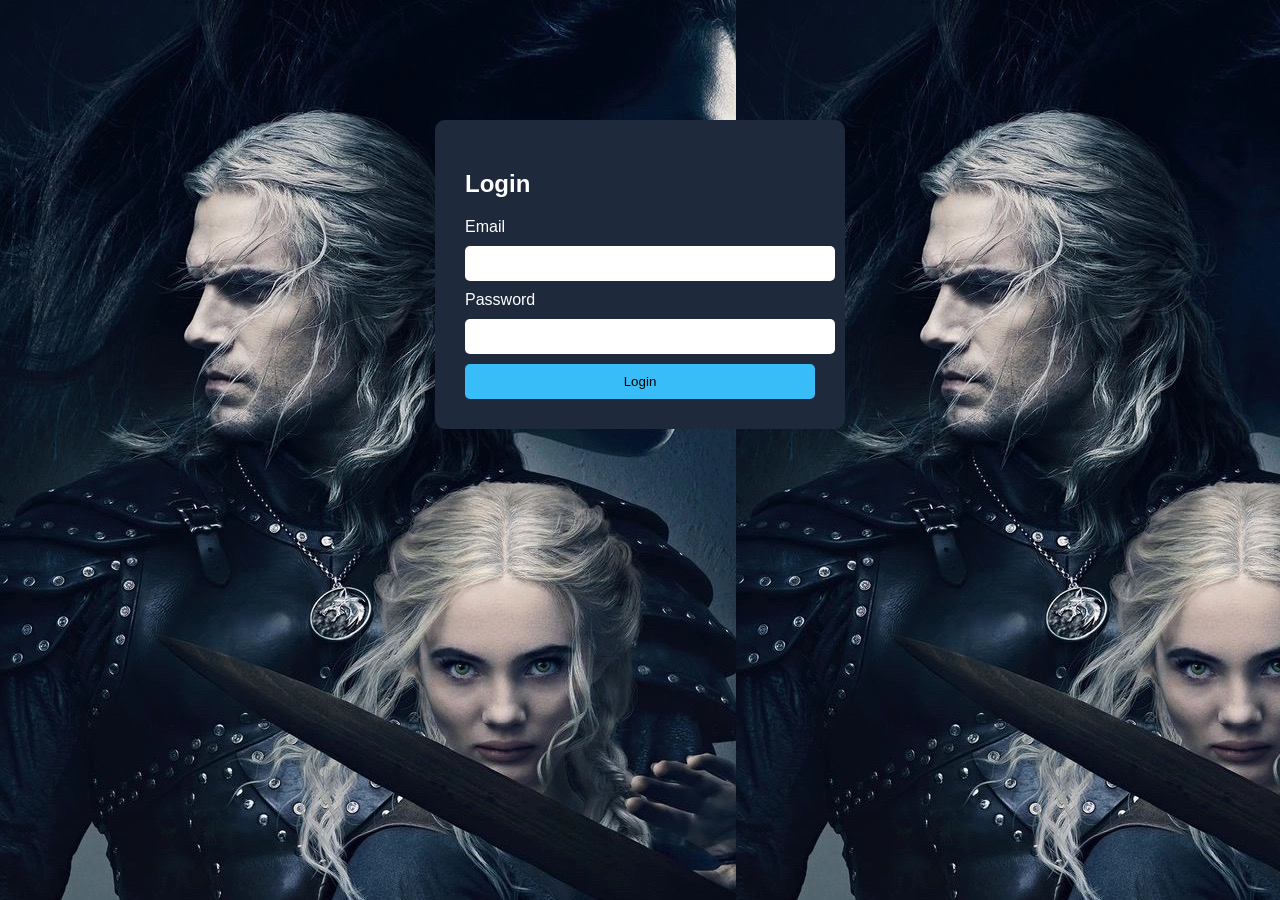
<file: index.html>
<!DOCTYPE html>
<html>
<head>
<title>MovieStream Login</title>
<link rel="stylesheet" href="css.css">
</head>

<body>

<div class="login-box">
<h2>Login</h2>

<form action="home.html">

<label>Email</label>
<input type="email" required>

<label>Password</label>
<input type="password" required>

<button type="submit">Login</button>

</form>

</div>

</body>
</html>
</file>
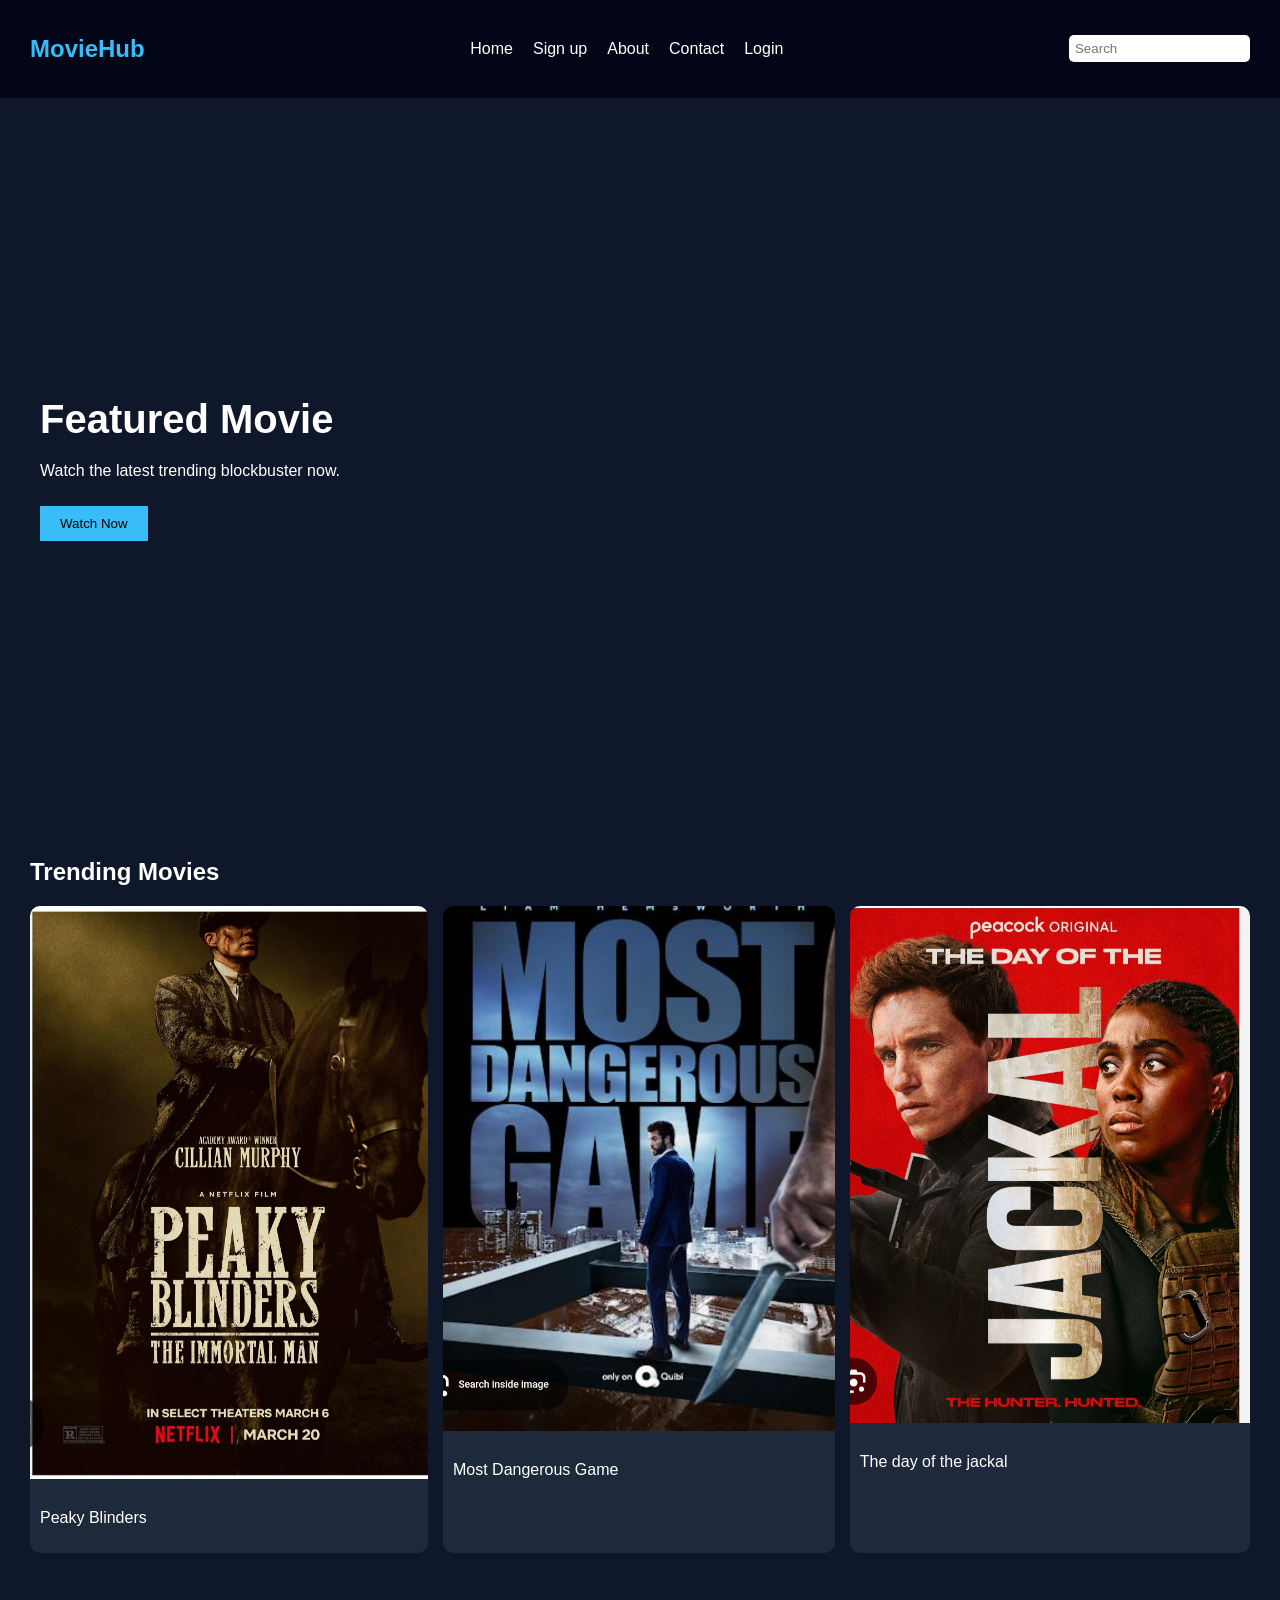
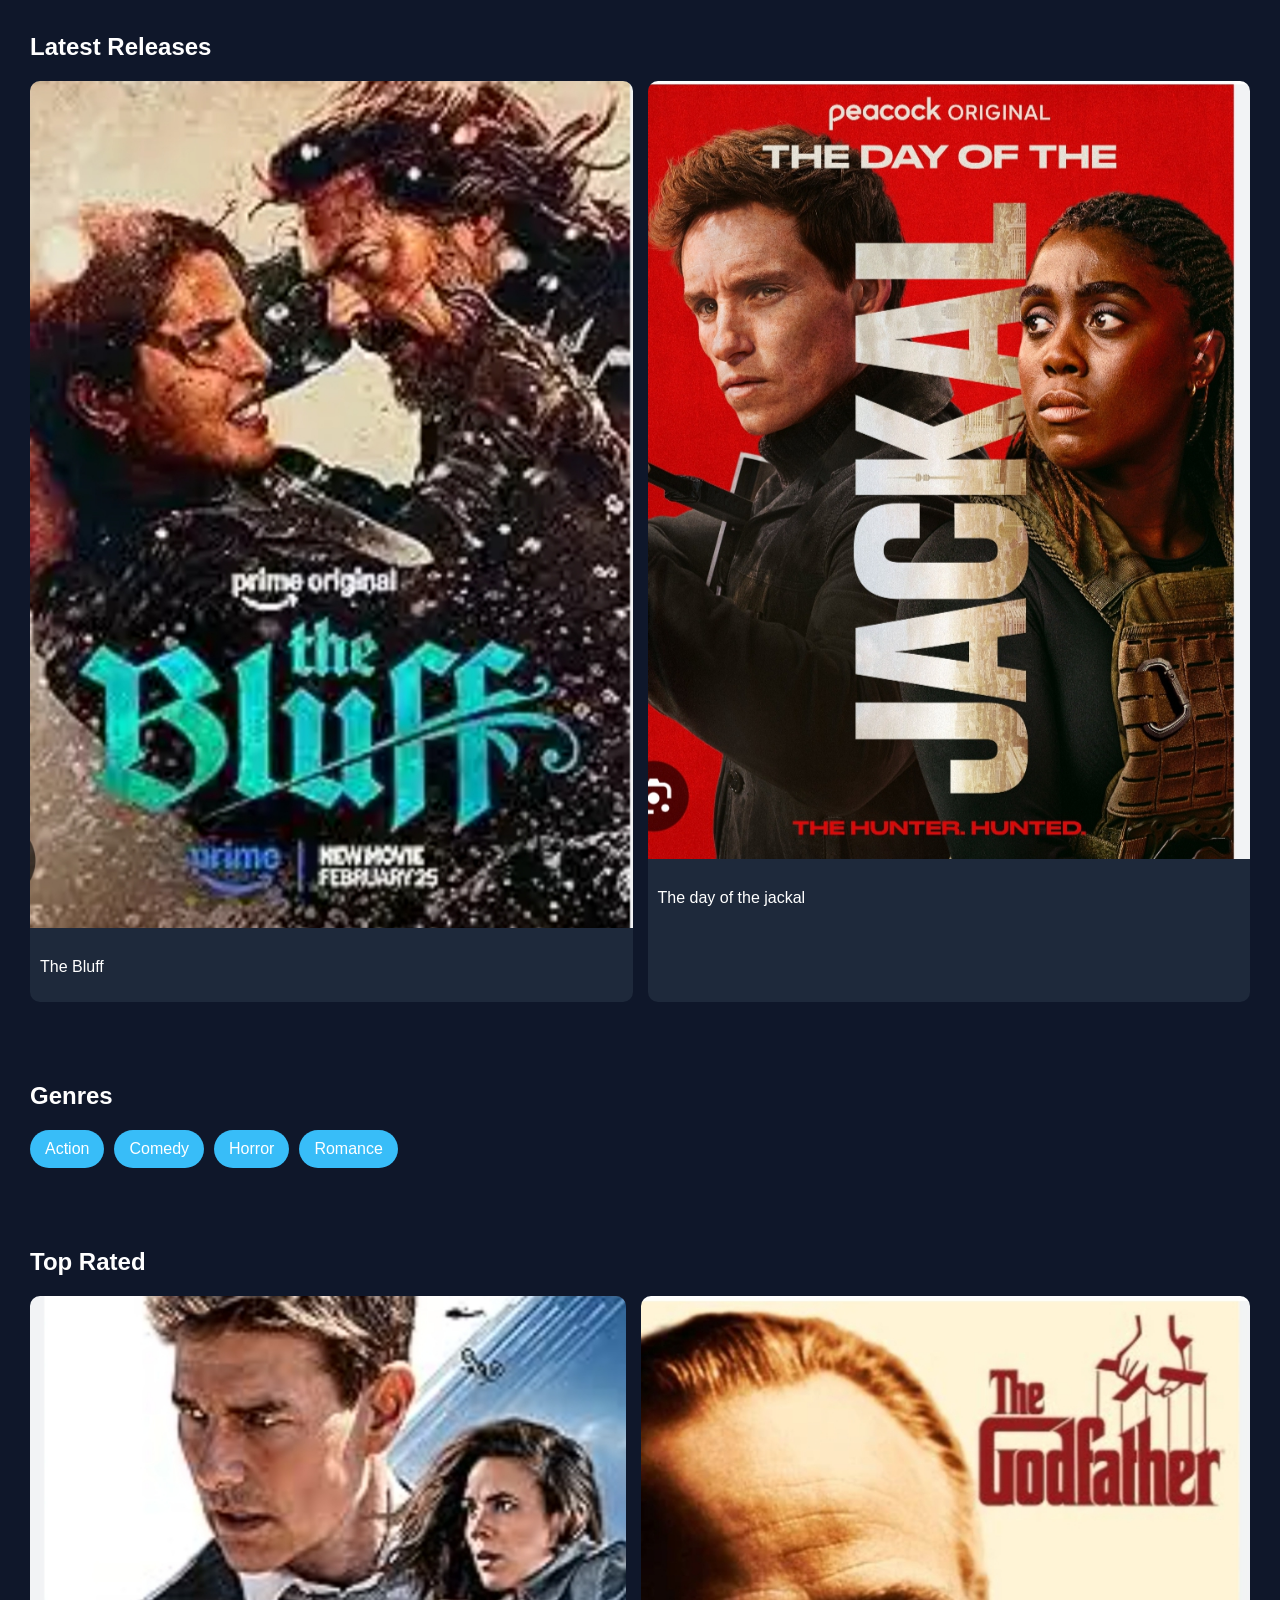
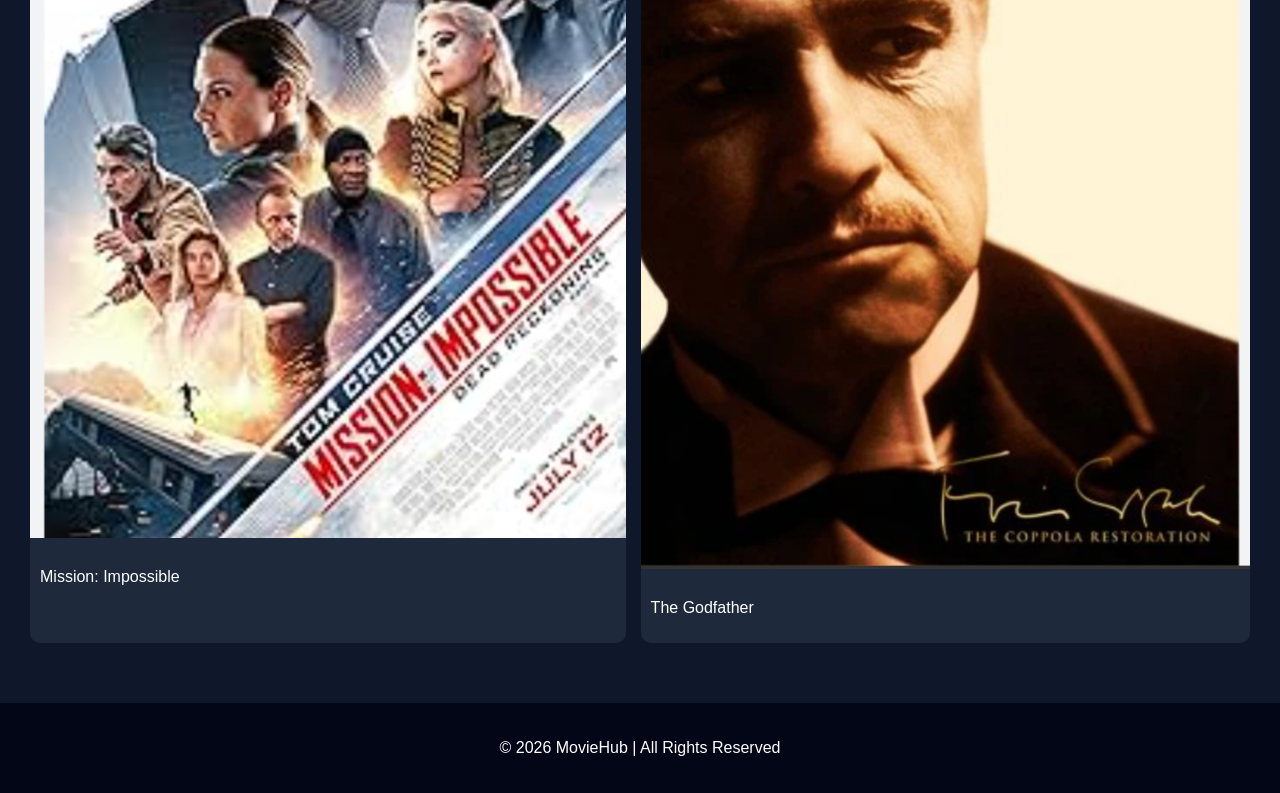
<file: home.html>
<!DOCTYPE html>
<html lang="en">
<head>
<meta charset="UTF-8">
<meta name="viewport" content="width=device-width, initial-scale=1.0">
<title>Movie Hub</title>

<style>
body {
    margin: 0;
    font-family: Arial, sans-serif;
    background-color: #0f172a;
    color: white;
}

/* Navbar */
header {
    background: #020617;
}

nav {
    display: flex;
    justify-content: space-between;
    padding: 15px 30px;
    align-items: center;
}

nav h1 {
    color: #38bdf8;
}

nav ul {
    list-style: none;
    display: flex;
    gap: 20px;
}

nav a {
    color: white;
    text-decoration: none;
}

nav input {
    padding: 6px;
    border-radius: 5px;
    border: none;
}

/* Hero Section */
.hero {
    height: 70vh;
    background: url('https://images.unsplash.com/photo-1524985069026-dd778a71c7b4') center/cover no-repeat;
    display: flex;
    align-items: center;
    padding: 40px;
}

.hero-content {
    max-width: 500px;
}

.hero h2 {
    font-size: 40px;
}

.hero button {
    padding: 10px 20px;
    background: #38bdf8;
    border: none;
    cursor: pointer;
    margin-top: 10px;
}

/* Sections */
section {
    padding: 30px;
}

section h2 {
    margin-bottom: 20px;
}

/* Movie Cards */
.movies {
    display: flex;
    gap: 15px;
    overflow-x: auto;
}

article {
    min-width: 150px;
    background: #1e293b;
    border-radius: 10px;
    overflow: hidden;
    transition: transform 0.3s;
}

article:hover {
    transform: scale(1.05);
}

article img {
    width: 100%;
}

article p {
    padding: 10px;
}

/* Genres */
.genres {
    display: flex;
    gap: 10px;
}

.genre {
    padding: 10px 15px;
    background: #38bdf8;
    border-radius: 20px;
    cursor: pointer;
}

/* Footer */
footer {
    background: #020617;
    padding: 20px;
    text-align: center;
    margin-top: 30px;
}
</style>

</head>

<body>

<!-- HEADER -->
<header>
<nav>
    <h1>MovieHub</h1>

    <ul>
        <li><a href="home.html">Home</a></li>
        <li><a href="register.html">Sign up</a></li>
        <li><a href="about.html">About</a></li>
        <li><a href="contact.html">Contact</a></li>
        <li><a href="login.html">Login</a></li>
    </ul>

    <input type="text" placeholder="Search">
</nav>
</header>

<!-- MAIN CONTENT -->
<main>

<!-- HERO -->
<section class="hero">
    <div class="hero-content">
        <h2>Featured Movie</h2>
        <p>Watch the latest trending blockbuster now.</p>
        <a href="watch.html"><button>Watch Now</button></a>
    </div>
</section>

<!-- TRENDING -->
<section>
    <h2>Trending Movies</h2>

    <div class="movies">

        <article>
            <img src="Peaky blinders.jpeg">
            <p>Peaky Blinders</p>
        </article>

        <article>
            <img src="MDG.jpeg">
            <p>Most Dangerous Game</p>
        </article>

        <article>
            <img src="Jackal.jpeg">
            <p>The day of the jackal</p>
        </article>

    </div>
</section>

<!-- LATEST -->
<section>
    <h2>Latest Releases</h2>

    <div class="movies">

        <article>
            <img src="Bluff.jpeg">
            <p>The Bluff</p>
        </article>

        <article>
            <img src="Jackal.jpeg">
            <p>The day of the jackal</p>
        </article>

    </div>
</section>

<!-- GENRES -->
<section>
    <h2>Genres</h2>

    <div class="genres">
        <div class="genre">Action</div>
        <div class="genre">Comedy</div>
        <div class="genre">Horror</div>
        <div class="genre">Romance</div>
    </div>
</section>

<!-- TOP RATED -->
<section>
    <h2>Top Rated</h2>

    <div class="movies">

        <article>
            <img src="Mission_Impossible.jpeg">
            <p>Mission: Impossible</p>
        </article>

        <article>
            <img src="GodFather.jpeg">
            <p> The Godfather</p>
        </article>

    </div>
</section>

</main>

<!-- FOOTER -->
<footer>
    <p>© 2026 MovieHub | All Rights Reserved</p>
</footer>

</body>
</html>
</file>
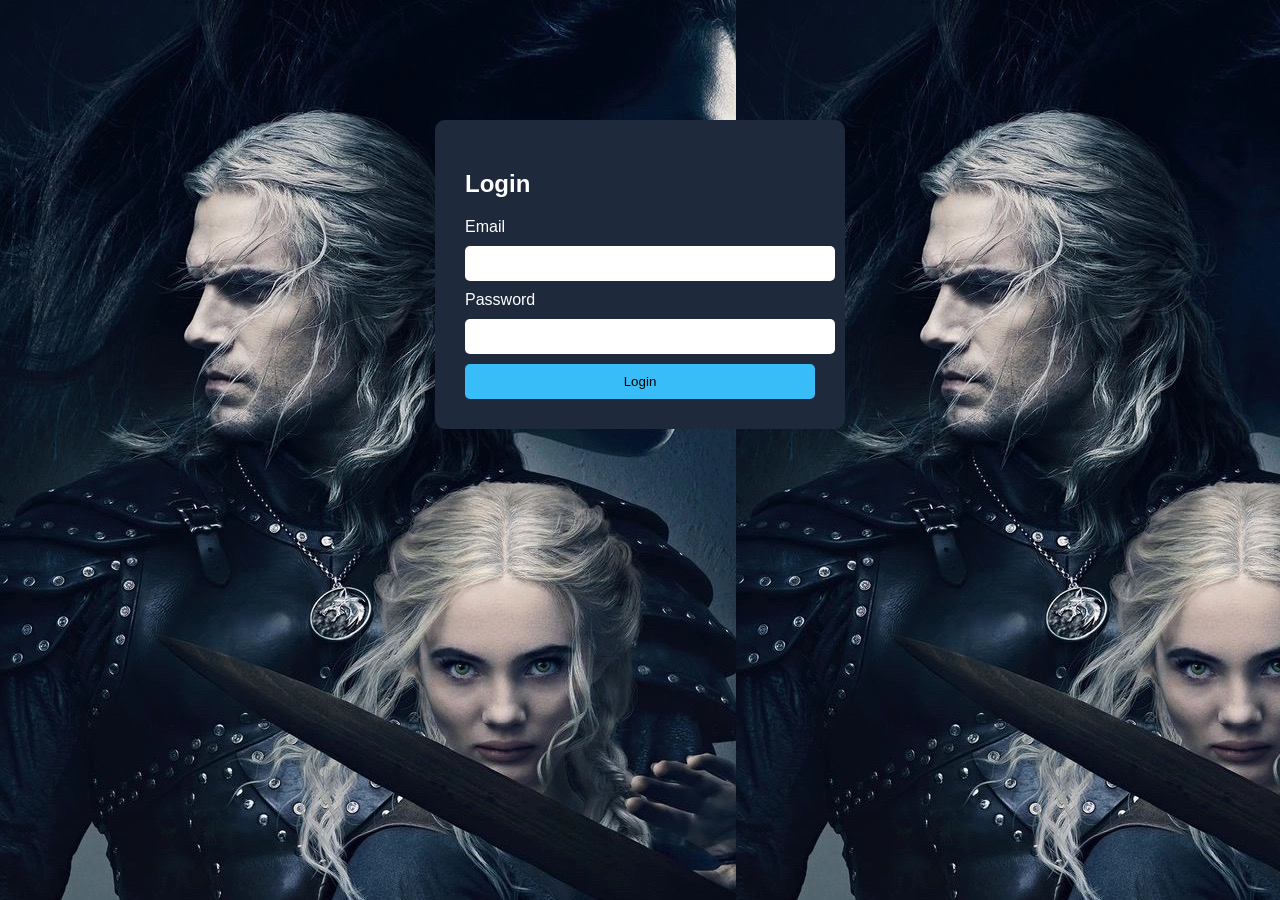
<file: login.html>
<!DOCTYPE html>
<html>
<head>
<title>MovieStream Login</title>
<link rel="stylesheet" href="css.css">
</head>

<body>

<div class="login-box">
<h2>Login</h2>

<form action="home.html">

<label>Email</label>
<input type="email" required>

<label>Password</label>
<input type="password" required>

<button type="submit">Login</button>

</form>

</div>

</body>
</html>
</file>
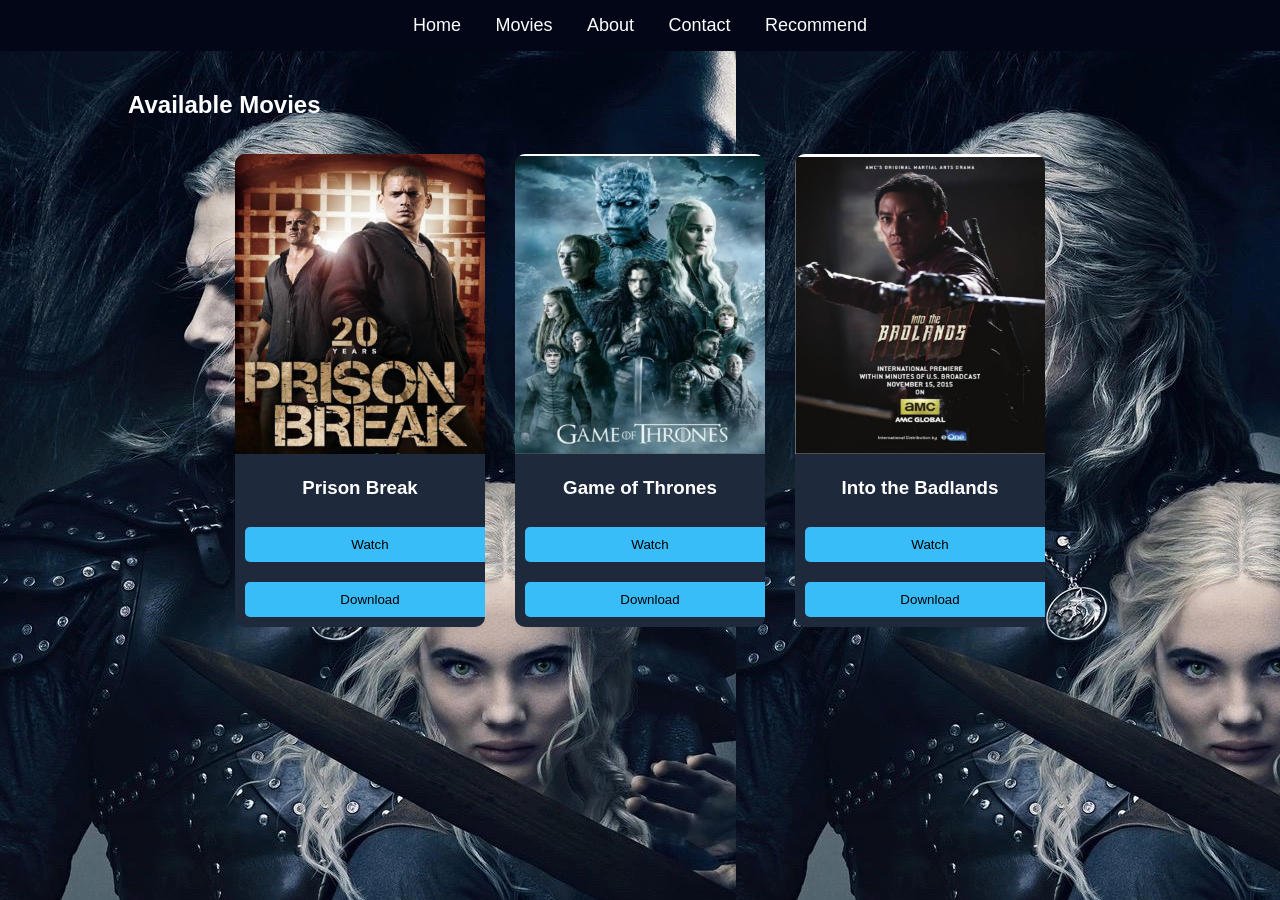
<file: movies.html>
<!DOCTYPE html>
<html>
<head>
<title>Watch Movies</title>
<link rel="stylesheet" href="css.css">
</head>

<body>

<nav>
<a href="home.html">Home</a>
<a href="movies.html">Movies</a>
<a href="about.html">About</a>
<a href="contact.html">Contact</a>
<a href="recommend.html">Recommend</a>
</nav>

<div class="container">

<h2>Available Movies</h2>

<div class="movies">

<div class="movie-card">
<img src="Prison_break.jpeg">
<h3>Prison Break</h3>
<button>Watch</button>
<button>Download</button>
</div>

<div class="movie-card">
<img src="G.o.T.jpeg">
<h3>Game of Thrones</h3>
<button>Watch</button>
<button>Download</button>
</div>

<div class="movie-card">
<img src="Badlands.jpeg">
<h3>Into the Badlands</h3>
<button>Watch</button>
<button>Download</button>
</div>

</div>

</div>

</body>
</html>
</file>
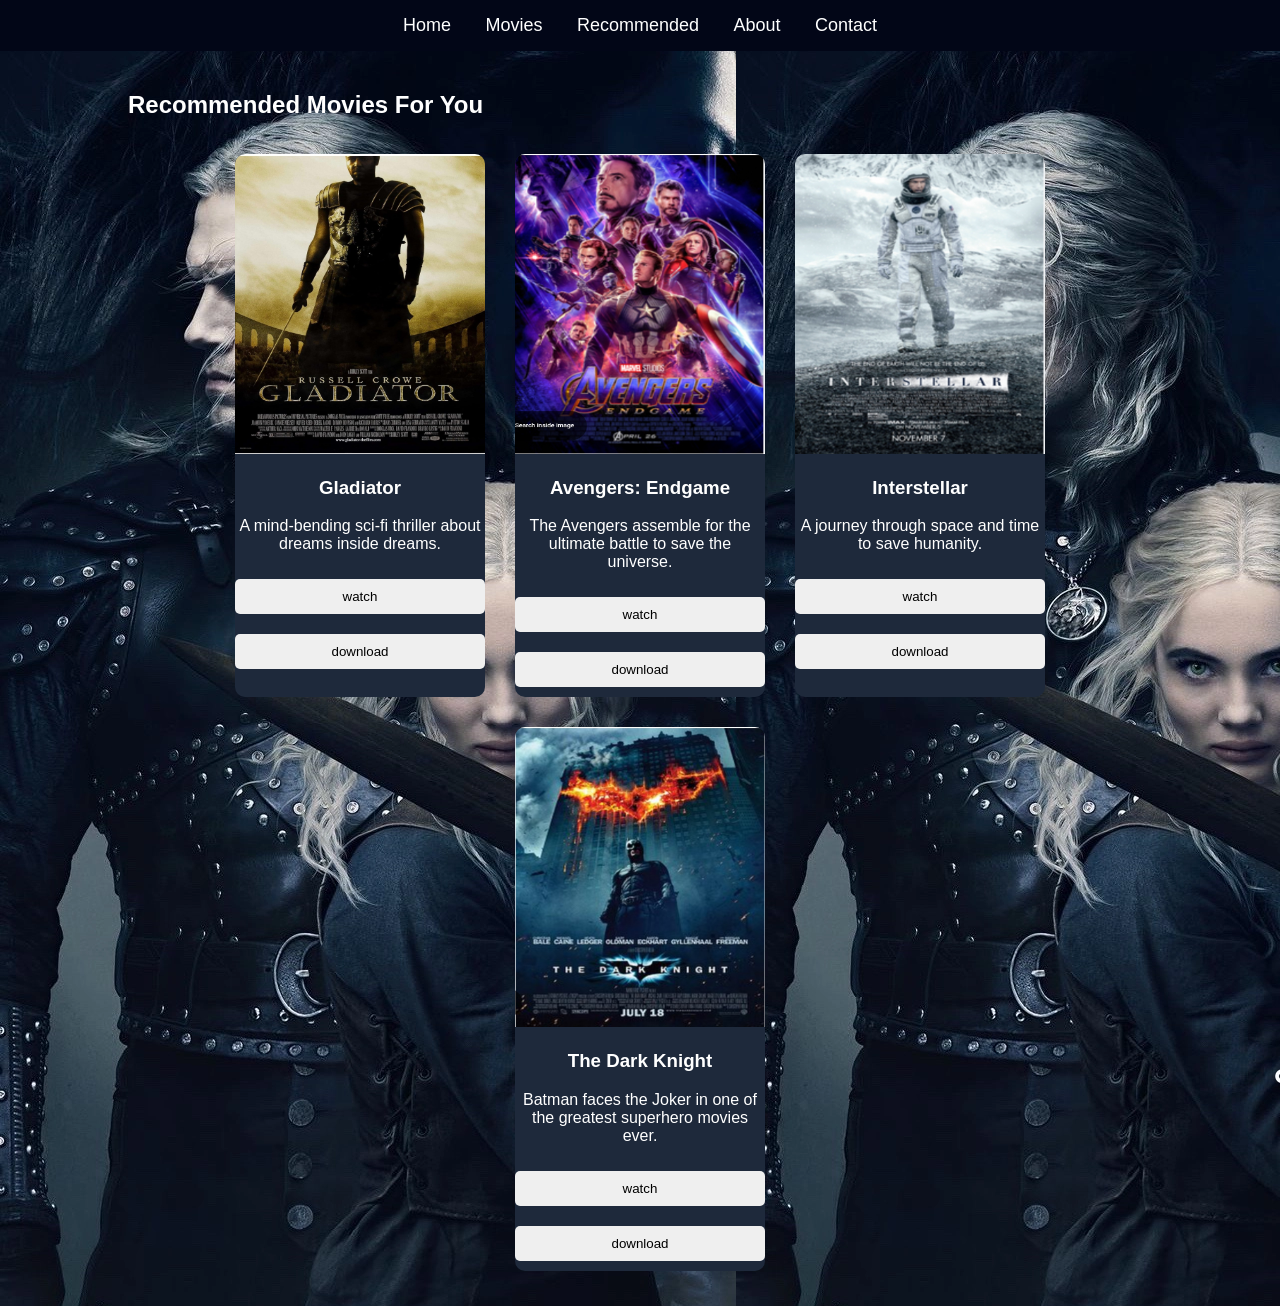
<file: recommend.html>
<!DOCTYPE html>
<html>
<head>
<title>Recommended Movies</title>
<link rel="stylesheet" href="css.css">
</head>

<body>

<nav>
<a href="home.html">Home</a>
<a href="movies.html">Movies</a>
<a href="recommend.html">Recommended</a>
<a href="about.html">About</a>
<a href="contact.html">Contact</a>
</nav>

<div class="container">

<h2>Recommended Movies For You</h2>

<div class="movies">

<div class="movie-card">
<img src="Gladiator.jpeg">
<h3>Gladiator</h3>
<p>A mind-bending sci-fi thriller about dreams inside dreams.</p>
<input type="submit" name="Watch" value="watch">
<input type="submit" name="Download" value="download">
</div>

<div class="movie-card">
<img src="Avengers.jpeg">
<h3>Avengers: Endgame</h3>
<p>The Avengers assemble for the ultimate battle to save the universe.</p>
<input type="submit" name="Watch" value="watch">
<input type="submit" name="Download" value="download">
</div>

<div class="movie-card">
<img src="Interstellar.jpeg">
<h3>Interstellar</h3>
<p>A journey through space and time to save humanity.</p>
<input type="submit" name="Watch" value="watch">
<input type="submit" name="Download" value="download">
</div>

<div class="movie-card">
<img src="DKnight.jpeg">
<h3>The Dark Knight</h3>
<p>Batman faces the Joker in one of the greatest superhero movies ever.</p>
<input type="submit" name="Watch" value="watch">
<input type="submit" name="Download" value="download">
</div>

</div>

</div>

</body>
</html>
</file>
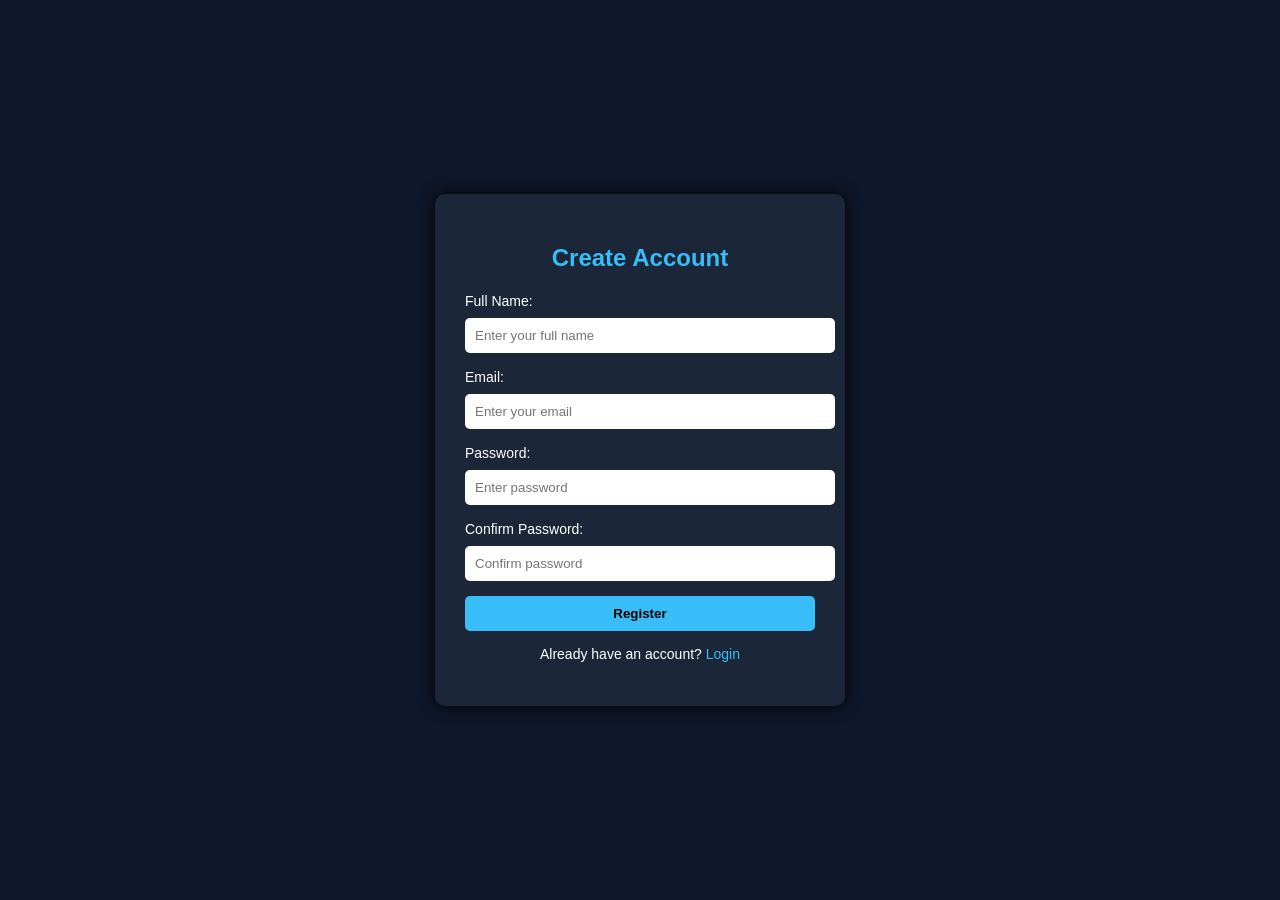
<file: register.html>
<!DOCTYPE html>
<html lang="en">
<head>
<meta charset="UTF-8">
<meta name="viewport" content="width=device-width, initial-scale=1.0">
<title>Register - MovieHub</title>

<style>

/* BODY */
body{
    margin:0;
    font-family:Arial, Helvetica, sans-serif;
    background:#0f172a;
    color:white;
    display:flex;
    justify-content:center;
    align-items:center;
    height:100vh;
}

/* REGISTER BOX */
.register-container{
    background:rgba(30,41,59,0.9);
    padding:30px;
    border-radius:10px;
    width:350px;
    box-shadow:0 0 15px black;
}

.register-container h2{
    text-align:center;
    margin-bottom:20px;
    color:#38bdf8;
}

/* INPUTS */
.register-container label{
    font-size:14px;
}

.register-container input{
    width:100%;
    padding:10px;
    margin:8px 0 15px;
    border:none;
    border-radius:5px;
}

/* BUTTON */
.register-container button{
    width:100%;
    padding:10px;
    background:#38bdf8;
    border:none;
    border-radius:5px;
    cursor:pointer;
    font-weight:bold;
}

/* LINKS */
.extra-links{
    margin-top:15px;
    text-align:center;
    font-size:14px;
}

.extra-links a{
    color:#38bdf8;
    text-decoration:none;
}

</style>

</head>

<body>

<div class="register-container">

<h2>Create Account</h2>

<form action="home.html">

<label>Full Name:</label>
<input type="text" placeholder="Enter your full name" required>

<label>Email:</label>
<input type="email" placeholder="Enter your email" required>

<label>Password:</label>
<input type="password" placeholder="Enter password" required>

<label>Confirm Password:</label>
<input type="password" placeholder="Confirm password" required>

<button type="submit">Register</button>

</form>

<div class="extra-links">
<p>Already have an account? <a href="login.html">Login</a></p>
</div>

</div>

</body>
</html>
</file>
<file: css.css>
body{
    font-family: Arial, Helvetica, sans-serif;
    margin:0;
    background-image: url("The.Witcher.png");
    color:white;
}

/* Navigation bar */

nav{
    background:#020617;
    padding:15px;
    text-align:center;
}

nav a{
    color:white;
    margin:15px;
    text-decoration:none;
    font-size:18px;
}

nav a:hover{
    color:#38bdf8;
}

/* Container */

.container{
    width:80%;
    margin:auto;
    padding:20px;
}

/* Cards */

.card{
    background:#1e3b32;
    padding:20px;
    margin:20px;
    border-radius:10px;
    box-shadow:0 0 10px black;
}

.card h3{
    color:#38bdf8;
}

/* Movie grid */

.movies{
    display:flex;
    flex-wrap:wrap;
    justify-content:center;
}

.movie-card{
    width:250px;
    background:#1e293b;
    margin:15px;
    border-radius:10px;
    overflow:hidden;
    text-align:center;
}

.movie-card img{
    width:100%;
    height:300px;
}

.movie-card button{
    padding:10px;
    margin:10px;
    border:none;
    background:#38bdf8;
    color:black;
    cursor:pointer;
    border-radius:5px;
}

/* Forms */

form{
    width:350px;
    margin:auto;
}

input, textarea{
    width:100%;
    padding:10px;
    margin:10px 0;
    border:none;
    border-radius:5px;
}

button{
    padding:10px;
    background:#38bdf8;
    border:none;
    width:100%;
    border-radius:5px;
    cursor:pointer;
}

/* Login page */

.login-box{
    background:#1e293b;
    width:350px;
    padding:30px;
    margin:120px auto;
    border-radius:10px;
}
</file>
